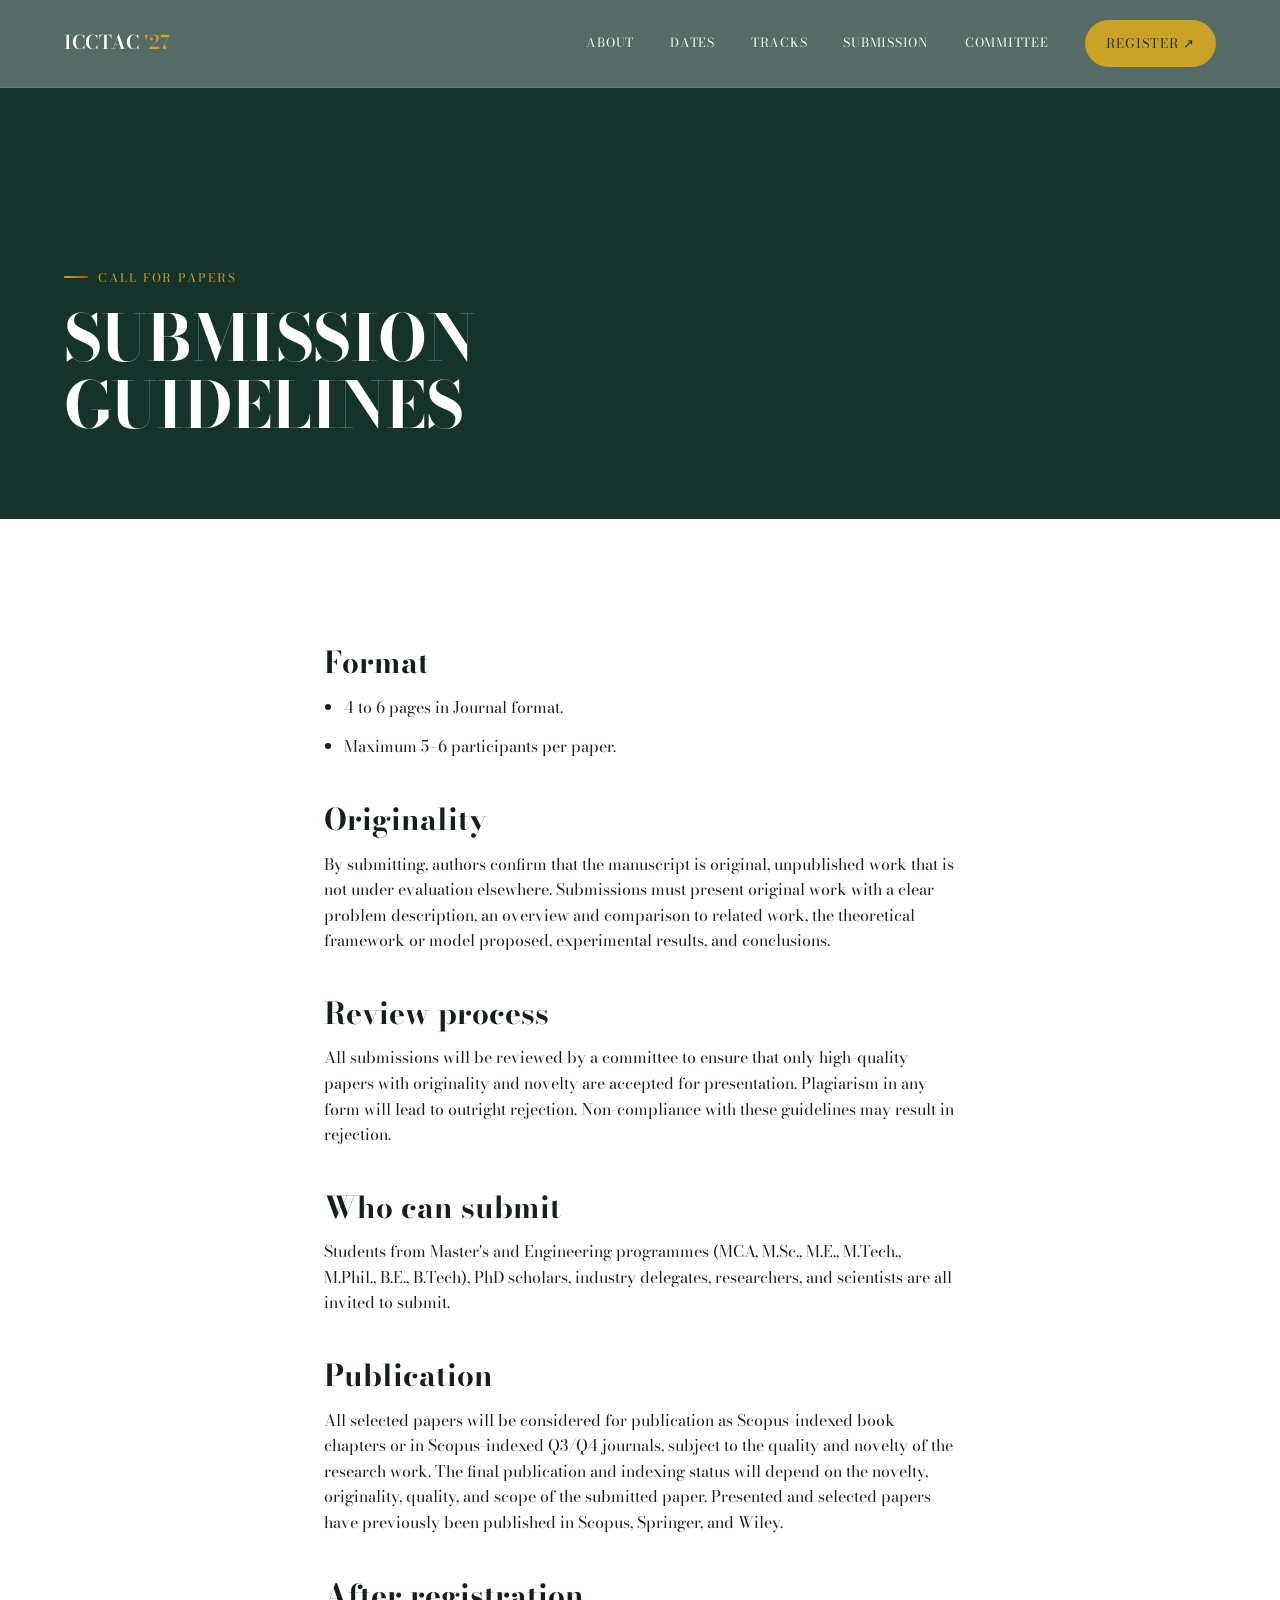
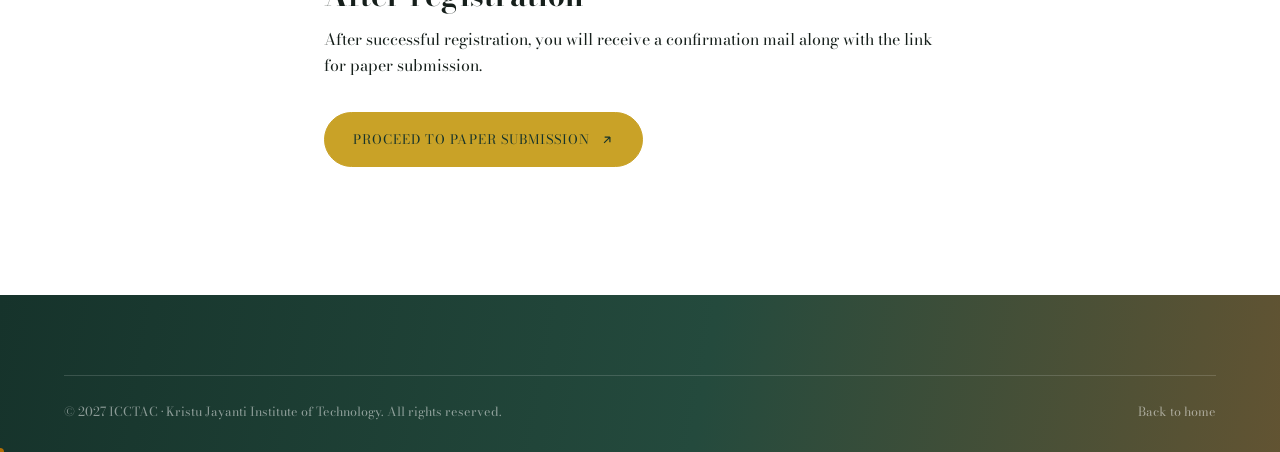
<file: course-detail.html>
<!DOCTYPE html>
<html lang="en">
<head>
<meta charset="UTF-8">
<meta name="viewport" content="width=device-width, initial-scale=1, viewport-fit=cover">
<title>Submission Guidelines — ICCTAC 2027</title>
<meta name="description" content="Manuscript preparation, formatting, and review guidelines for ICCTAC 2027 authors.">
<link rel="icon" href="data:image/svg+xml,%3Csvg xmlns='http://www.w3.org/2000/svg' viewBox='0 0 100 100'%3E%3Crect width='100' height='100' fill='%2316332B'/%3E%3Ctext x='50' y='68' font-size='58' text-anchor='middle' fill='%23C9A227' font-family='Georgia,serif'%3EC%3C/text%3E%3C/svg%3E">
<link rel="preconnect" href="https://fonts.googleapis.com">
<link rel="preconnect" href="https://fonts.gstatic.com" crossorigin>
<link rel="stylesheet" href="assets/css/style.css?v=27">
<style>
  .page-hero{ background:var(--navy); color:#fff; padding:180px 0 80px; }
  .page-hero h1{ font-size:clamp(36px,6vw,64px); text-transform:uppercase; max-width:18ch; }
  .subpage-body{ max-width:760px; }
  .subpage-body h2{ font-size:clamp(22px,2.6vw,30px); text-transform:none; margin:44px 0 16px; }
  .subpage-body h2:first-child{ margin-top:0; }
  .subpage-body p, .subpage-body li{ margin-bottom:14px; color:var(--text); }
  .subpage-body ul{ padding-left:20px; list-style:disc; }
</style>
</head>
<body>
<a href="#main" class="skip-link">Skip to content</a>

<header class="nav" id="siteNav">
  <a href="index.html" class="nav-logo">ICCTAC <span>'27</span></a>
  <nav class="nav-links" aria-label="Primary">
    <a href="index.html#about">About</a>
    <a href="index.html#dates">Dates</a>
    <a href="index.html#tracks">Tracks</a>
    <a href="Submitppr.html">Submission</a>
    <a href="index.html#committee">Committee</a>
    <a href="https://kjusys-events.kristujayanti.edu.in/#/?id=6a8db5fd1a209a25dfabb42e" class="btn btn-solid nav-cta" target="_blank" rel="noopener">Register ↗</a>
  </nav>
  <button class="nav-toggle" aria-label="Open menu" aria-expanded="false" aria-controls="mobileMenu">
    <span class="bar"></span><span class="bar"></span><span class="bar"></span>
  </button>
</header>

<div class="mobile-menu" id="mobileMenu">
  <div class="mm-label">Menu</div>
  <ul>
    <li><a href="index.html#about">About</a></li>
    <li><a href="index.html#dates">Important Dates</a></li>
    <li><a href="index.html#tracks">Tracks</a></li>
    <li><a href="Submitppr.html">Paper Submission</a></li>
    <li><a href="index.html#committee">Committee</a></li>
    <li><a href="index.html#gallery">Campus</a></li>
    <li><a href="index.html#contact">Contact</a></li>
  </ul>
  <a href="https://kjusys-events.kristujayanti.edu.in/#/?id=6a8db5fd1a209a25dfabb42e" class="btn btn-solid btn-block" target="_blank" rel="noopener">Register Now ↗</a>
</div>

<main id="main">
  <section class="page-hero">
    <div class="container">
      <p class="eyebrow" style="justify-content:flex-start;">Call for Papers</p>
      <h1 style="margin-top:18px;">Submission Guidelines</h1>
    </div>
  </section>

  <section class="section">
    <div class="container subpage-body reveal">
      <h2>Format</h2>
      <ul>
        <li>4 to 6 pages in Journal format.</li>
        <li>Maximum 5–6 participants per paper.</li>
      </ul>

      <h2>Originality</h2>
      <p>By submitting, authors confirm that the manuscript is original, unpublished work that is not under evaluation elsewhere. Submissions must present original work with a clear problem description, an overview and comparison to related work, the theoretical framework or model proposed, experimental results, and conclusions.</p>

      <h2>Review process</h2>
      <p>All submissions will be reviewed by a committee to ensure that only high-quality papers with originality and novelty are accepted for presentation. Plagiarism in any form will lead to outright rejection. Non-compliance with these guidelines may result in rejection.</p>

      <h2>Who can submit</h2>
      <p>Students from Master's and Engineering programmes (MCA, M.Sc., M.E., M.Tech., M.Phil., B.E., B.Tech), PhD scholars, industry delegates, researchers, and scientists are all invited to submit.</p>

      <h2>Publication</h2>
      <p>All selected papers will be considered for publication as Scopus-indexed book chapters or in Scopus-indexed Q3/Q4 journals, subject to the quality and novelty of the research work. The final publication and indexing status will depend on the novelty, originality, quality, and scope of the submitted paper. Presented and selected papers have previously been published in Scopus, Springer, and Wiley.</p>

      <h2>After registration</h2>
      <p>After successful registration, you will receive a confirmation mail along with the link for paper submission.</p>

      <a class="btn btn-solid" style="margin-top:20px;" href="Submitppr.html">
        Proceed to Paper Submission
        <svg viewBox="0 0 24 24" fill="none" stroke="currentColor" stroke-width="2" width="14" height="14"><path d="M7 17L17 7M17 7H8M17 7v9"/></svg>
      </a>
    </div>
  </section>
</main>

<footer class="footer" id="contact">
  <div class="container">
    <div class="footer-bottom">
      <span>© 2027 ICCTAC · Kristu Jayanti Institute of Technology. All rights reserved.</span>
      <a href="index.html">Back to home</a>
    </div>
  </div>
</footer>

<script src="assets/js/main.js"></script>
</body>
</html>
</file>
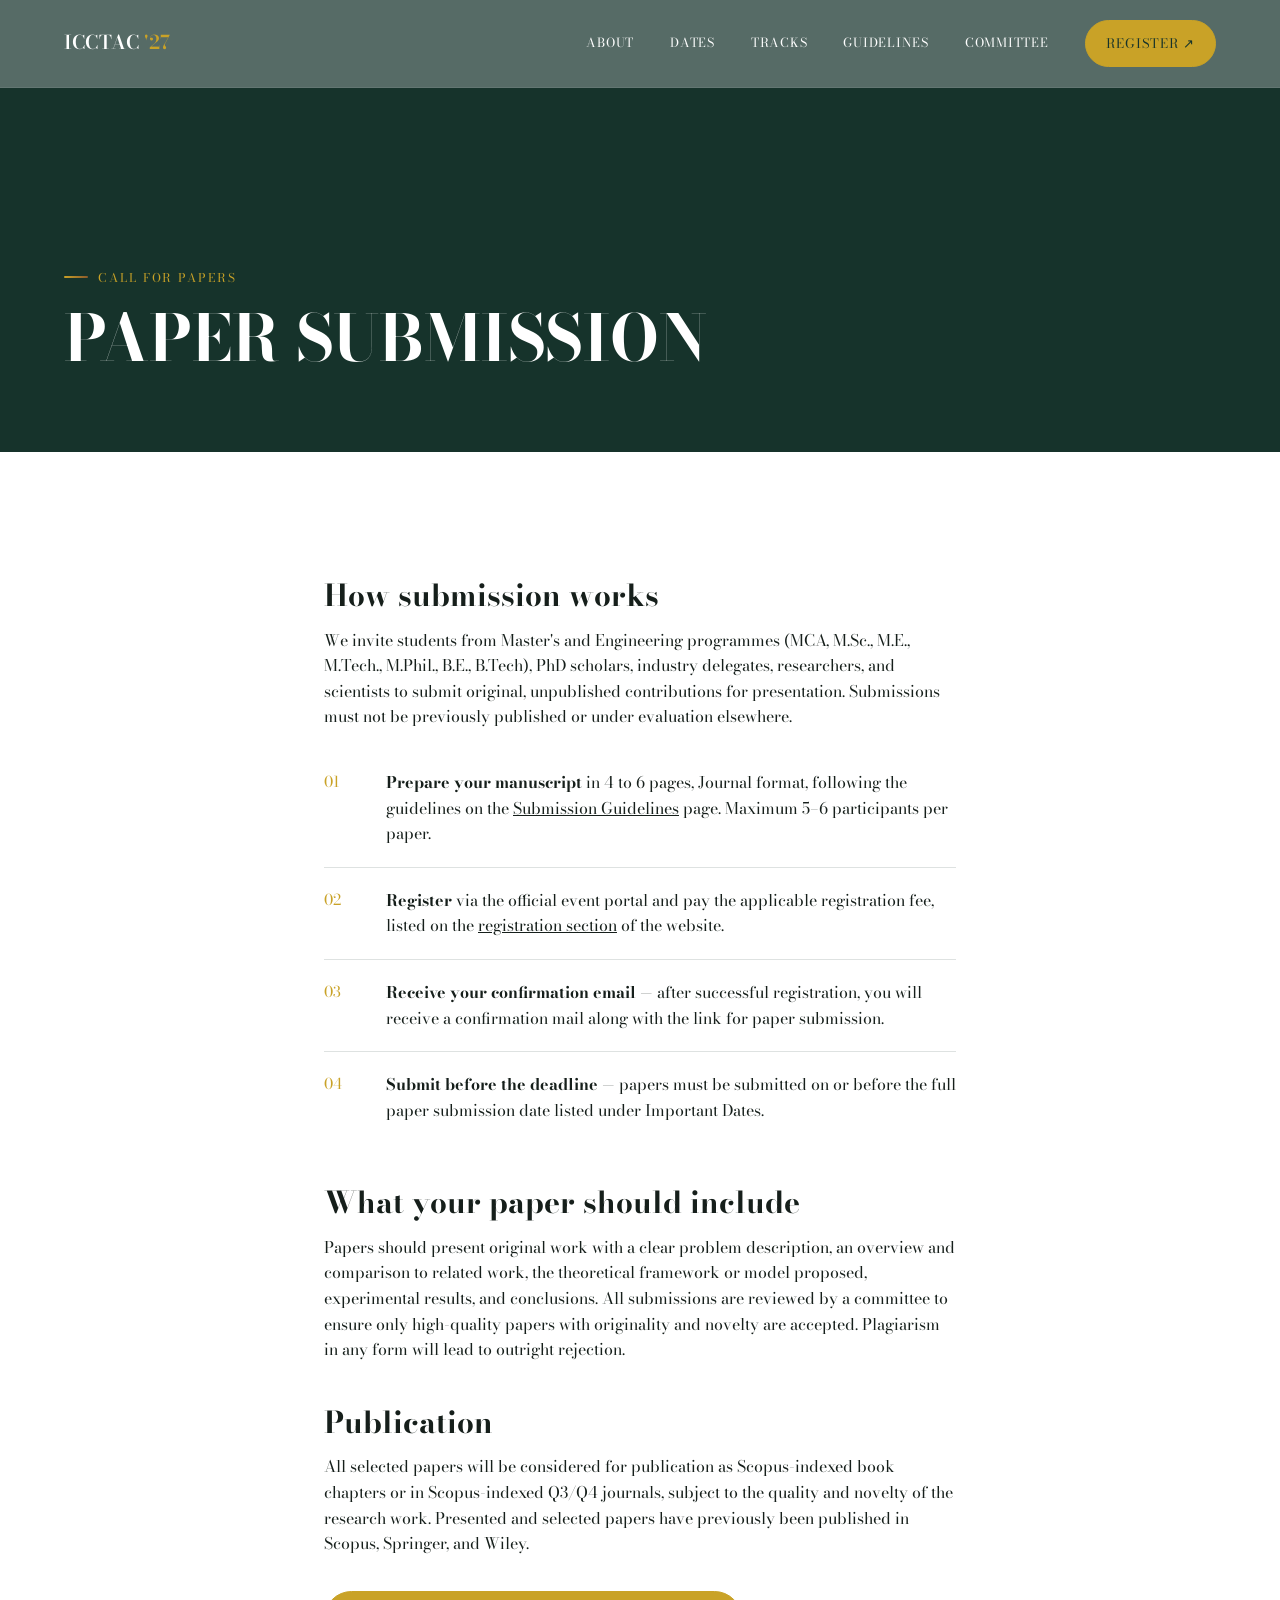
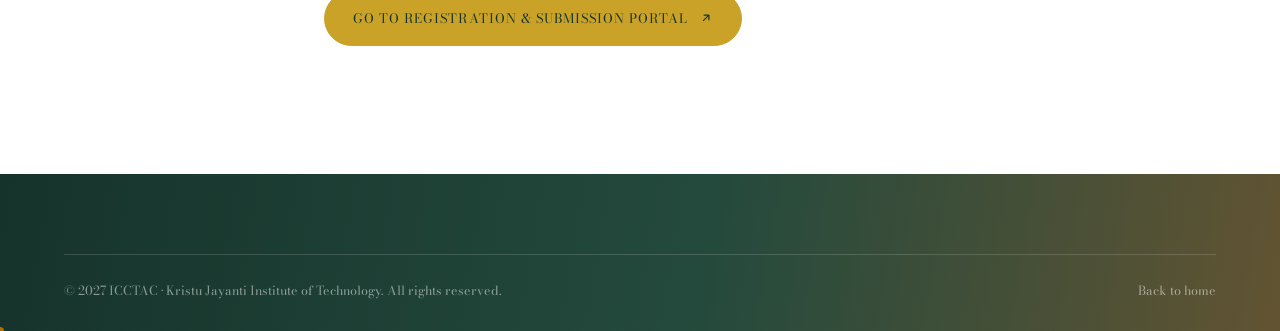
<file: Submitppr.html>
<!DOCTYPE html>
<html lang="en">
<head>
<meta charset="UTF-8">
<meta name="viewport" content="width=device-width, initial-scale=1, viewport-fit=cover">
<title>Paper Submission — ICCTAC 2027</title>
<meta name="description" content="How to submit your paper to ICCTAC 2027 — International Conference on Current Trends in Advanced Computing.">
<link rel="icon" href="data:image/svg+xml,%3Csvg xmlns='http://www.w3.org/2000/svg' viewBox='0 0 100 100'%3E%3Crect width='100' height='100' fill='%2316332B'/%3E%3Ctext x='50' y='68' font-size='58' text-anchor='middle' fill='%23C9A227' font-family='Georgia,serif'%3EC%3C/text%3E%3C/svg%3E">
<link rel="preconnect" href="https://fonts.googleapis.com">
<link rel="preconnect" href="https://fonts.gstatic.com" crossorigin>
<link rel="stylesheet" href="assets/css/style.css?v=27">
<style>
  .page-hero{ background:var(--navy); color:#fff; padding:180px 0 80px; }
  .page-hero h1{ font-size:clamp(36px,6vw,64px); text-transform:uppercase; max-width:16ch; }
  .subpage-body{ max-width:760px; }
  .subpage-body h2{ font-size:clamp(22px,2.6vw,30px); text-transform:none; margin:44px 0 16px; }
  .subpage-body h2:first-child{ margin-top:0; }
  .subpage-body p, .subpage-body li{ margin-bottom:14px; color:var(--text); }
  .subpage-body ul{ padding-left:20px; list-style:disc; }
  .step-list{ counter-reset:step; margin-top:20px; }
  .step-item{ display:grid; grid-template-columns:44px 1fr; gap:18px; padding:20px 0; border-top:1px solid var(--line); }
  .step-item:first-child{ border-top:none; }
  .step-num{ font-family:var(--f-mono); color:var(--brass); font-size:15px; }
</style>
</head>
<body>
<a href="#main" class="skip-link">Skip to content</a>

<header class="nav" id="siteNav">
  <a href="index.html" class="nav-logo">ICCTAC <span>'27</span></a>
  <nav class="nav-links" aria-label="Primary">
    <a href="index.html#about">About</a>
    <a href="index.html#dates">Dates</a>
    <a href="index.html#tracks">Tracks</a>
    <a href="course-detail.html">Guidelines</a>
    <a href="index.html#committee">Committee</a>
    <a href="https://kjusys-events.kristujayanti.edu.in/#/?id=6a8db5fd1a209a25dfabb42e" class="btn btn-solid nav-cta" target="_blank" rel="noopener">Register ↗</a>
  </nav>
  <button class="nav-toggle" aria-label="Open menu" aria-expanded="false" aria-controls="mobileMenu">
    <span class="bar"></span><span class="bar"></span><span class="bar"></span>
  </button>
</header>

<div class="mobile-menu" id="mobileMenu">
  <div class="mm-label">Menu</div>
  <ul>
    <li><a href="index.html#about">About</a></li>
    <li><a href="index.html#dates">Important Dates</a></li>
    <li><a href="index.html#tracks">Tracks</a></li>
    <li><a href="course-detail.html">Submission Guidelines</a></li>
    <li><a href="index.html#committee">Committee</a></li>
    <li><a href="index.html#gallery">Campus</a></li>
    <li><a href="index.html#contact">Contact</a></li>
  </ul>
  <a href="https://kjusys-events.kristujayanti.edu.in/#/?id=6a8db5fd1a209a25dfabb42e" class="btn btn-solid btn-block" target="_blank" rel="noopener">Register Now ↗</a>
</div>

<main id="main">
  <section class="page-hero">
    <div class="container">
      <p class="eyebrow" style="justify-content:flex-start;">Call for Papers</p>
      <h1 style="margin-top:18px;">Paper Submission</h1>
    </div>
  </section>

  <section class="section">
    <div class="container subpage-body reveal">
      <h2>How submission works</h2>
      <p>We invite students from Master's and Engineering programmes (MCA, M.Sc., M.E., M.Tech., M.Phil., B.E., B.Tech), PhD scholars, industry delegates, researchers, and scientists to submit original, unpublished contributions for presentation. Submissions must not be previously published or under evaluation elsewhere.</p>

      <div class="step-list">
        <div class="step-item">
          <div class="step-num">01</div>
          <div><strong>Prepare your manuscript</strong> in 4 to 6 pages, Journal format, following the guidelines on the <a href="course-detail.html" style="text-decoration:underline;">Submission Guidelines</a> page. Maximum 5–6 participants per paper.</div>
        </div>
        <div class="step-item">
          <div class="step-num">02</div>
          <div><strong>Register</strong> via the official event portal and pay the applicable registration fee, listed on the <a href="index.html#registration" style="text-decoration:underline;">registration section</a> of the website.</div>
        </div>
        <div class="step-item">
          <div class="step-num">03</div>
          <div><strong>Receive your confirmation email</strong> — after successful registration, you will receive a confirmation mail along with the link for paper submission.</div>
        </div>
        <div class="step-item">
          <div class="step-num">04</div>
          <div><strong>Submit before the deadline</strong> — papers must be submitted on or before the full paper submission date listed under Important Dates.</div>
        </div>
      </div>

      <h2>What your paper should include</h2>
      <p>Papers should present original work with a clear problem description, an overview and comparison to related work, the theoretical framework or model proposed, experimental results, and conclusions. All submissions are reviewed by a committee to ensure only high-quality papers with originality and novelty are accepted. Plagiarism in any form will lead to outright rejection.</p>

      <h2>Publication</h2>
      <p>All selected papers will be considered for publication as Scopus-indexed book chapters or in Scopus-indexed Q3/Q4 journals, subject to the quality and novelty of the research work. Presented and selected papers have previously been published in Scopus, Springer, and Wiley.</p>

      <a class="btn btn-solid" style="margin-top:20px;" href="https://kjusys-events.kristujayanti.edu.in/#/?id=6a8db5fd1a209a25dfabb42e" target="_blank" rel="noopener">
        Go to Registration &amp; Submission Portal
        <svg viewBox="0 0 24 24" fill="none" stroke="currentColor" stroke-width="2" width="14" height="14"><path d="M7 17L17 7M17 7H8M17 7v9"/></svg>
      </a>
    </div>
  </section>
</main>

<footer class="footer" id="contact">
  <div class="container">
    <div class="footer-bottom">
      <span>© 2027 ICCTAC · Kristu Jayanti Institute of Technology. All rights reserved.</span>
      <a href="index.html">Back to home</a>
    </div>
  </div>
</footer>

<script src="assets/js/main.js"></script>
</body>
</html>
</file>
<file: assets/css/style.css>
/* ============================================================
   ICCTAC 2026 — Design System
   ============================================================ */

@import url('https://fonts.googleapis.com/css2?family=Bodoni+Moda:ital,opsz,wght@0,6..96,400;0,6..96,500;0,6..96,600;0,6..96,700;0,6..96,800;1,6..96,400;1,6..96,500&display=swap');

:root{
  --navy:#16332B;
  --brass:#C9A227;
  --maroon:#8B5A2B;
  --bg:#FFFFFF;
  --bg-alt:#F5F6F1;
  --text:#161F1B;
  --muted:#5B665F;
  --line:rgba(22,51,43,0.14);
  --line-soft:rgba(22,51,43,0.08);

  --f-head:'Bodoni Moda', Georgia, serif;
  --f-body:'Bodoni Moda', Georgia, serif;
  --f-mono:'Bodoni Moda', Georgia, serif;

  --container: 1320px;
  --pad: clamp(20px, 5vw, 64px);
  --radius: 20px;
  --shadow-card: 0 2px 6px rgba(22,51,43,0.06), 0 10px 24px rgba(22,51,43,0.07);
  --gradient-brand: linear-gradient(100deg, var(--navy) 0%, #244a3d 55%, var(--maroon) 130%);
}

/* ---------- Aurora / mesh backdrop (modern accent) ---------- */
.section{ position:relative; }
.section.mesh-bg{ overflow:hidden; }
.section.mesh-bg::before, .section.mesh-bg::after{
  content:''; position:absolute; border-radius:50%; filter:blur(90px); z-index:0; pointer-events:none;
}
.section.mesh-bg::before{ width:420px; height:420px; background:rgba(201,162,39,0.16); top:-120px; left:-100px; }
.section.mesh-bg::after{ width:480px; height:480px; background:rgba(139,90,43,0.14); bottom:-160px; right:-120px; }
.section.mesh-bg > .container, .section.mesh-bg > .cfp-banner{ position:relative; z-index:1; }

*,*::before,*::after{ box-sizing:border-box; }
html{ scroll-behavior:smooth; -webkit-text-size-adjust:100%; overflow-x:hidden; }
@media (prefers-reduced-motion:reduce){
  html{ scroll-behavior:auto; }
  *,*::before,*::after{ animation-duration:0.01ms !important; animation-iteration-count:1 !important; transition-duration:0.01ms !important; scroll-behavior:auto !important; }
}
body{
  margin:0;
  background:var(--bg);
  color:var(--text);
  font-family:var(--f-body);
  font-size:16px;
  line-height:1.6;
  -webkit-font-smoothing:antialiased;
}
body.menu-open{ overflow:hidden; }

img{ max-width:100%; display:block; }
a{ color:inherit; text-decoration:none; }
ul{ margin:0; padding:0; list-style:none; }
h1,h2,h3,h4{ font-family:var(--f-head); font-weight:700; margin:0; line-height:1.05; }
p{ margin:0; }
button{ font-family:inherit; cursor:pointer; }

.container{ max-width:var(--container); margin:0 auto; padding:0 var(--pad); }
.mono{ font-family:var(--f-mono); letter-spacing:0.02em; }
.eyebrow{
  font-family:var(--f-mono);
  font-size:12px;
  letter-spacing:0.16em;
  text-transform:uppercase;
  color:var(--brass);
  display:flex;
  align-items:center;
  gap:10px;
}
.eyebrow::before{ content:''; width:24px; height:2px; background:linear-gradient(90deg, var(--brass), var(--maroon)); display:inline-block; border-radius:2px; }

.section{ padding:clamp(64px,10vw,140px) 0; position:relative; }
.section-alt{
  background:
    radial-gradient(1200px circle at 8% 0%, rgba(201,162,39,0.06), transparent 45%),
    radial-gradient(1200px circle at 95% 100%, rgba(139,90,43,0.05), transparent 45%),
    var(--bg-alt);
}
.section-navy{ background:var(--navy); color:#fff; }
.section-navy .muted{ color:rgba(255,255,255,0.6); }
.section-navy .eyebrow{ color:var(--brass); }

.muted{ color:var(--muted); }
.visually-hidden{ position:absolute; width:1px; height:1px; overflow:hidden; clip:rect(0 0 0 0); white-space:nowrap; }

.skip-link{
  position:absolute; left:12px; top:-60px; background:var(--navy); color:#fff;
  padding:10px 18px; z-index:1000; font-family:var(--f-mono); font-size:13px; transition:top .2s ease;
}
.skip-link:focus{ top:12px; }

:focus-visible{ outline:2px solid var(--brass); outline-offset:3px; }

/* ---------- Buttons ---------- */
.btn{
  display:inline-flex; align-items:center; gap:10px;
  font-family:var(--f-mono); font-size:13px; letter-spacing:0.08em; text-transform:uppercase;
  padding:16px 28px; border:1px solid var(--navy); color:var(--navy); border-radius:999px;
  background:transparent; transition:background .25s ease, color .25s ease, transform .25s ease, box-shadow .25s ease;
  white-space:nowrap;
}
.btn svg{ transition:transform .25s ease; width:14px; height:14px; flex:none; }
.btn:hover{ background:var(--navy); color:#fff; transform:translateY(-2px); box-shadow:0 10px 24px rgba(22,51,43,0.25); }
.btn:hover svg{ transform:translate(3px,-3px); }
.btn-solid{ background:var(--brass); border-color:var(--brass); color:var(--navy); }
.btn-solid:hover{ background:var(--maroon); border-color:var(--maroon); color:#fff; box-shadow:0 10px 30px rgba(201,162,39,0.35); }
.btn-ghost-light{ border-color:rgba(255,255,255,0.4); color:#fff; }
.btn-ghost-light:hover{ background:#fff; color:var(--navy); }
.btn-block{ width:100%; justify-content:center; }

/* ---------- Identity bar & title bar (mirrors original site header) ---------- */
.identity-bar{
  background:var(--navy); padding:12px var(--pad); position:relative; overflow:hidden;
}
.identity-bar::before{
  content:''; position:absolute; inset:0;
  background-image: radial-gradient(rgba(201,162,39,0.35) 1px, transparent 1px);
  background-size: 28px 28px;
  -webkit-mask-image: radial-gradient(ellipse at center, rgba(0,0,0,0.9) 0%, transparent 72%);
  mask-image: radial-gradient(ellipse at center, rgba(0,0,0,0.9) 0%, transparent 72%);
  pointer-events:none;
}
.identity-row{
  max-width:var(--container); margin:0 auto; display:flex; align-items:center; justify-content:center; gap:28px; flex-wrap:wrap;
  position:relative; z-index:1;
}
.identity-row img{ height:clamp(120px, 11vw, 220px); width:auto; max-width:100%; }
.title-bar{ background:var(--bg-alt); padding:32px 0 0; border-bottom:1px solid var(--line); }
.title-marquee{ overflow:hidden; width:100%; }
.title-marquee-track{
  display:inline-flex; width:max-content;
  animation: marqueeRTL 26s linear infinite;
}
.title-bar h2{
  font-size:clamp(12px,1.6vw,17px); color:var(--navy); text-transform:uppercase; margin:0; line-height:1.4;
  font-weight:500; white-space:nowrap; letter-spacing:0.01em; padding-right:80px;
}
@keyframes marqueeRTL{
  from{ transform:translateX(0); }
  to{ transform:translateX(-50%); }
}
@media (max-width:640px){
  .title-bar h2{ font-size:13px; }
}
.title-bar .conf-name{ color:var(--maroon); }
.date-banner{
  background:var(--brass); color:var(--navy); font-family:var(--f-mono); font-size:13px;
  padding:12px var(--pad); text-align:center; letter-spacing:0.02em;
}
.date-banner b{ text-transform:uppercase; margin-right:8px; }
.db-dot{ display:inline-block; width:7px; height:7px; border-radius:50%; background:var(--maroon); margin-right:10px; vertical-align:middle; animation:pulse 2.4s ease-in-out infinite; }

/* ---------- Nav ---------- */
.nav{
  position:sticky; top:0; left:0; right:0; z-index:900;
  display:flex; align-items:center; justify-content:space-between;
  padding:20px var(--pad);
  background:rgba(22,51,43,0.72);
  backdrop-filter:blur(16px) saturate(160%); -webkit-backdrop-filter:blur(16px) saturate(160%);
  border-bottom:1px solid rgba(255,255,255,0.08);
  transition:padding .3s ease, box-shadow .3s ease, background .3s ease;
}
.nav.scrolled{
  padding:12px var(--pad);
  background:rgba(22,51,43,0.92);
  box-shadow:0 8px 24px rgba(0,0,0,0.18);
}
.nav-logo{ font-family:var(--f-head); font-weight:600; font-size:19px; letter-spacing:0.01em; color:#fff; }
.nav-logo span{ color:var(--brass); }
.nav-links{ display:flex; align-items:center; gap:36px; }
.nav-links a:not(.btn){
  font-family:var(--f-mono); font-size:12.5px; letter-spacing:0.06em; text-transform:uppercase;
  color:#fff; position:relative; padding:4px 0;
}
.nav-links a:not(.btn)::after{
  content:''; position:absolute; left:0; bottom:0; width:0; height:1px; background:var(--brass); transition:width .25s ease;
}
.nav-links a:not(.btn):hover::after{ width:100%; }
.nav-cta{ padding:12px 20px; position:relative; box-shadow:0 0 0 0 rgba(201,162,39,0.5); animation:navPulse 2.6s ease-out infinite; }
@keyframes navPulse{
  0%{ box-shadow:0 0 0 0 rgba(201,162,39,0.45); }
  70%{ box-shadow:0 0 0 12px rgba(201,162,39,0); }
  100%{ box-shadow:0 0 0 0 rgba(201,162,39,0); }
}
.nav-toggle{ display:none; background:none; border:none; padding:8px; z-index:1001; }
.nav-toggle .bar{ display:block; width:26px; height:2px; background:#fff; margin:6px 0; transition:transform .3s ease, opacity .3s ease; }
.nav-toggle[aria-expanded="true"] .bar:nth-child(1){ transform:translateY(8px) rotate(45deg); }
.nav-toggle[aria-expanded="true"] .bar:nth-child(2){ opacity:0; }
.nav-toggle[aria-expanded="true"] .bar:nth-child(3){ transform:translateY(-8px) rotate(-45deg); }
@media (max-width:760px){
  .identity-bar{ padding:16px var(--pad); }
  .identity-row img{ height:64px; }
  .title-bar{ padding:18px var(--pad) 0; }
  .title-bar p{ margin-top:8px !important; font-size:10.5px !important; }
  .date-banner{ padding:10px var(--pad); font-size:11.5px; }
  .nav{ padding:14px var(--pad); }
}
@media (max-width:420px){
  .identity-row img{ height:52px; }
}

.mobile-menu{
  position:fixed; inset:0; background:var(--navy); z-index:950;
  display:flex; flex-direction:column; justify-content:center;
  padding:32px var(--pad);
  transform:translateY(-100%); visibility:hidden; pointer-events:none;
  transition:transform .45s cubic-bezier(.77,0,.18,1), visibility 0s linear .45s;
}
.mobile-menu.open{ transform:translateY(0); visibility:visible; pointer-events:auto; transition:transform .45s cubic-bezier(.77,0,.18,1); }
@media (min-width:961px){ .mobile-menu{ display:none; } }
.mobile-menu ul{ display:flex; flex-direction:column; gap:6px; margin-bottom:40px; }
.mobile-menu a:not(.btn){
  font-family:var(--f-head); font-size:clamp(30px,9vw,44px); color:#fff; padding:12px 0; display:inline-block;
}
.mobile-menu .mm-label{ font-family:var(--f-mono); color:var(--brass); font-size:12px; letter-spacing:0.16em; text-transform:uppercase; margin-bottom:18px; }

@media (max-width:960px){
  .nav-links{ display:none; }
  .nav-toggle{ display:block; }
}

/* ---------- Hero ---------- */
.hero{
  position:relative; min-height:88svh; display:flex; align-items:center;
  background:var(--navy); color:#fff; overflow:hidden;
}
.hero-video{ position:absolute; inset:0; width:100%; height:100%; object-fit:cover; }
.hero-grid{ position:absolute; inset:0; opacity:0.5; }
.hero-grid svg{ width:100%; height:100%; }
.hero-noise{
  position:absolute; inset:0;
  background:
    linear-gradient(180deg, rgba(22,51,43,0.72), rgba(22,51,43,0.55) 40%, rgba(22,51,43,0.88)),
    radial-gradient(600px circle at 15% 20%, rgba(201,162,39,0.22), transparent 60%),
    radial-gradient(700px circle at 85% 80%, rgba(139,90,43,0.28), transparent 60%);
  background-size: 100% 100%, 140% 140%, 140% 140%;
  animation: heroGlow 16s ease-in-out infinite alternate;
}
@keyframes heroGlow{
  0%{ background-position: 0 0, 0% 0%, 100% 100%; }
  100%{ background-position: 0 0, 30% 20%, 70% 80%; }
}
.hero-inner{ position:relative; z-index:2; width:100%; padding-top:64px; padding-bottom:80px; }
.hero-org{
  display:grid; gap:22px; margin-bottom:36px; padding:26px 28px; border:1px solid rgba(255,255,255,0.22);
  background:rgba(22,51,43,0.4); backdrop-filter:blur(6px); max-width:520px; border-radius:var(--radius);
}
.hero-org .org-label{ font-family:var(--f-mono); font-size:11px; letter-spacing:0.14em; text-transform:uppercase; color:var(--brass); margin-bottom:8px; }
.hero-org .org-value{ font-size:15.5px; line-height:1.5; }
.hero-eyebrow{ color:var(--brass); font-family:var(--f-mono); font-size:13px; letter-spacing:0.18em; text-transform:uppercase; margin-bottom:28px; display:flex; align-items:center; gap:12px; }
.hero-eyebrow .dot{ width:6px; height:6px; border-radius:50%; background:var(--brass); animation:pulse 2.4s ease-in-out infinite; }
@keyframes pulse{ 0%,100%{ opacity:1; } 50%{ opacity:.3; } }
.hero-title{
  font-size:clamp(48px, 9vw, 128px); font-weight:600; letter-spacing:-0.01em; text-transform:uppercase;
  margin-bottom:32px; max-width:20ch;
}
.hero-title em{
  font-style:italic; font-weight:400;
  background:linear-gradient(100deg, #f0d97a 0%, var(--brass) 45%, #e8c65a 70%, var(--brass) 100%);
  -webkit-background-clip:text; background-clip:text; color:transparent;
}
.hero-title .line{ display:block; overflow:hidden; }
.hero-title .line span{ display:inline-block; transform:translateY(110%); animation:riseUp .9s cubic-bezier(.19,1,.22,1) forwards; }
@keyframes riseUp{ to{ transform:translateY(0); } }
.hero-meta{ display:flex; flex-wrap:wrap; gap:40px; margin-bottom:44px; }
.hero-meta div{ font-family:var(--f-mono); }
.hero-meta .label{ font-size:11px; letter-spacing:0.14em; text-transform:uppercase; color:rgba(255,255,255,0.55); margin-bottom:6px; }
.hero-meta .val{ font-size:20px; color:#fff; }
.hero-actions{ display:flex; flex-wrap:wrap; gap:18px; }
.hero-scroll{ position:absolute; bottom:34px; left:var(--pad); display:flex; align-items:center; gap:12px; font-family:var(--f-mono); font-size:11px; letter-spacing:0.14em; text-transform:uppercase; color:rgba(255,255,255,0.55); z-index:2; }
.hero-scroll .stem{ width:1px; height:36px; background:rgba(255,255,255,0.35); position:relative; overflow:hidden; }
.hero-scroll .stem::after{ content:''; position:absolute; top:-100%; left:0; width:100%; height:100%; background:var(--brass); animation:scrollLine 2.2s ease-in-out infinite; }
@keyframes scrollLine{ 0%{ top:-100%; } 100%{ top:100%; } }

@media (max-width:600px){
  .hero-meta{ gap:28px; }
  .hero-scroll{ display:none; }
  .hero-org{ padding:18px 20px; margin-bottom:26px; gap:14px; }
  .hero-org .org-value{ font-size:14px; }
  .hero-inner{ padding-top:40px; padding-bottom:50px; }
}

/* ---------- Snapshot strip ---------- */
.snapshot{ background:var(--bg-alt); border-top:1px solid var(--line); border-bottom:1px solid var(--line); }
.snapshot-grid{ display:grid; grid-template-columns:repeat(4,1fr); }
.snapshot-item{ padding:36px var(--pad); border-left:1px solid var(--line); }
.snapshot-item:first-child{ border-left:none; }
.snapshot-num{ font-family:var(--f-head); font-size:clamp(30px,3.4vw,46px); color:var(--navy); }
.snapshot-label{ font-family:var(--f-mono); font-size:11px; letter-spacing:0.12em; text-transform:uppercase; color:var(--muted); margin-top:8px; }
@media (max-width:860px){
  .snapshot-grid{ grid-template-columns:repeat(2,1fr); }
  .snapshot-item{ border-left:none; border-top:1px solid var(--line); padding:26px var(--pad); }
  .snapshot-item:nth-child(odd){ border-right:1px solid var(--line); }
}

/* ---------- Editorial layout (About / Theme) ---------- */
.about-simple h2{ font-size:clamp(34px,4.6vw,54px); text-transform:none; margin:16px 0 30px; }
.about-body{ max-width:760px; }
.about-body p + p{ margin-top:18px; }

.editorial{ display:grid; grid-template-columns:0.9fr 1.3fr; gap:clamp(32px,6vw,90px); align-items:start; }
.editorial-num{ font-family:var(--f-head); font-size:clamp(80px,10vw,160px); color:var(--line); line-height:0.8; position:sticky; top:120px; }
.editorial h2{ font-size:clamp(34px,4.6vw,58px); margin:14px 0 28px; text-transform:uppercase; }
.editorial p + p{ margin-top:18px; }
.editorial-lede{ font-size:clamp(19px,2vw,24px); font-family:var(--f-head); font-weight:400; color:var(--navy); margin-bottom:22px; }
@media (max-width:860px){
  .editorial{ grid-template-columns:1fr; }
  .editorial-num{ position:static; font-size:64px; }
}

.divider{ height:1px; background:var(--line); margin:56px 0; }

/* Theme quote block */
.theme-block{ border-left:3px solid var(--brass); padding-left:28px; margin-top:30px; }

/* University section */
.university{ display:grid; grid-template-columns:360px 1fr; gap:60px; align-items:center; }
.university-logo{ padding:36px; background:var(--navy); border:1px solid var(--line); border-radius:var(--radius); box-shadow:var(--shadow-card); }
.university-logo img{ width:100%; height:auto; }
@media (max-width:760px){
  .university{ grid-template-columns:1fr; }
  .university-logo{ max-width:200px; }
}

/* ---------- Timeline ---------- */
.dates-card{
  background:var(--bg); border:1px solid var(--line); border-radius:var(--radius); box-shadow:var(--shadow-card);
  padding:clamp(28px,4vw,48px);
}
.dates-card-head{ display:flex; align-items:center; gap:14px; margin-bottom:32px; }
.dates-card-head .bar{ width:4px; height:28px; background:var(--brass); border-radius:2px; flex:none; }
.dates-card-head h3{ font-family:var(--f-head); font-size:clamp(22px,2.6vw,30px); font-weight:700; }
.dates-row{ display:grid; grid-template-columns:repeat(auto-fit, minmax(180px,1fr)); gap:16px; }
.date-chip{ background:var(--bg-alt); border-radius:14px; padding:22px 20px; }
.date-chip .dc-date{ font-family:var(--f-head); font-weight:700; font-size:17px; color:var(--navy); margin-bottom:8px; line-height:1.3; }
.date-chip .dc-label{ font-size:13.5px; color:var(--muted); line-height:1.4; }
.date-chip.is-final{ background:var(--navy); }
.date-chip.is-final .dc-date{ color:#fff; }
.date-chip.is-final .dc-label{ color:rgba(255,255,255,0.65); }

.timeline{ position:relative; max-width:900px; }
.timeline::before{ content:''; position:absolute; left:36px; top:8px; bottom:8px; width:1px; background:var(--line); }
.timeline-item{ position:relative; display:grid; grid-template-columns:72px 1fr; gap:28px; padding:26px 0; }
.timeline-item .tnum{ font-family:var(--f-mono); font-size:13px; color:var(--brass); position:relative; }
.timeline-item .tnum::before{ content:''; position:absolute; left:34px; top:2px; width:9px; height:9px; border-radius:50%; background:var(--brass); border:3px solid var(--bg); box-shadow:0 0 0 1px var(--brass); }
.timeline-item.is-final .tnum::before{ background:var(--maroon); box-shadow:0 0 0 1px var(--maroon); }
.timeline-title{ font-family:var(--f-head); font-size:clamp(20px,2.4vw,28px); margin-bottom:6px; }
.timeline-date{ font-family:var(--f-mono); font-size:14px; color:var(--muted); }
.timeline-item.is-final .timeline-title{ color:var(--maroon); }

/* ---------- Important Links cards ---------- */
.links-grid{ display:grid; grid-template-columns:repeat(auto-fit, minmax(230px,1fr)); gap:24px; }
.link-card{
  display:flex; flex-direction:column; gap:16px; padding:32px 28px; border:1px solid var(--line); background:var(--bg);
  border-radius:var(--radius); box-shadow:var(--shadow-card);
  transition:border-color .25s ease, transform .25s ease, box-shadow .25s ease;
}
.link-card:hover{ border-color:var(--brass); transform:translateY(-6px); box-shadow:0 6px 16px rgba(22,51,43,0.08), 0 20px 40px rgba(201,162,39,0.18); }
.link-card .lc-label{ font-family:var(--f-mono); font-size:11px; letter-spacing:0.14em; text-transform:uppercase; color:var(--brass); }
.link-card .lc-title{ font-family:var(--f-head); font-size:20px; }
.link-card a{ font-family:var(--f-mono); font-size:12.5px; letter-spacing:0.06em; text-transform:uppercase; display:inline-flex; align-items:center; gap:8px; color:var(--navy); }
@media (max-width:820px){ .links-grid{ grid-template-columns:1fr; } }

/* ---------- Tracks ---------- */
.cfp-banner{
  display:flex; align-items:center; justify-content:space-between; gap:32px; flex-wrap:wrap;
  background:var(--navy); color:#fff; border-radius:var(--radius); box-shadow:var(--shadow-card);
  padding:clamp(28px,4vw,44px);
}
.cfp-banner .eyebrow{ color:var(--brass); }
.cfp-banner .muted{ color:rgba(255,255,255,0.65); }
.cfp-banner .btn-solid{ flex:none; }
.topic-chips{ display:flex; flex-wrap:wrap; gap:12px 14px; padding:0; list-style:none; margin-top:24px; }
.topic-chips li{
  font-family:var(--f-mono); font-size:14px; color:var(--navy); background:var(--bg);
  padding:11px 18px; border:1px solid var(--line); border-radius:999px; transition:border-color .2s ease, background .2s ease;
}
.topic-chips li:hover{ border-color:var(--brass); background:var(--bg-alt); }
@media (max-width:640px){ .cfp-banner{ flex-direction:column; align-items:flex-start; } .cfp-banner .btn-solid{ width:100%; justify-content:center; } }

.track-list{ border-top:1px solid var(--line); }
.track{ border-bottom:1px solid var(--line); }
.track-head{
  display:flex; align-items:center; justify-content:space-between; gap:20px;
  padding:30px 4px; width:100%; background:none; border:none; text-align:left; color:inherit;
  transition:background .25s ease;
}
.track-head:hover, .track-head[aria-expanded="true"]{ background:var(--bg-alt); }
.track-head-left{ display:flex; align-items:baseline; gap:26px; flex:1; min-width:0; }
.track-num{ font-family:var(--f-mono); color:var(--brass); font-size:15px; flex:none; }
.track-name{ font-family:var(--f-head); font-size:clamp(20px,3vw,32px); text-transform:uppercase; }
.track-arrow{ flex:none; width:16px; height:16px; transition:transform .3s ease; }
.track-head[aria-expanded="true"] .track-arrow{ transform:rotate(135deg); }
.track-body{ max-height:0; overflow:hidden; transition:max-height .4s ease; }
.track-body-inner{ padding:0 4px 34px 62px; }
.track-body-inner ul{ display:flex; flex-wrap:wrap; gap:10px 14px; }
.track-body-inner li{ font-size:14.5px; color:var(--muted); padding:7px 14px; border:1px solid var(--line); font-family:var(--f-mono); }
@media (max-width:640px){
  .track-body-inner{ padding-left:4px; }
}

/* ---------- Sessions ---------- */
.session-notice{
  border:1px dashed var(--line); padding:40px; text-align:center; font-family:var(--f-mono);
  color:var(--muted); font-size:14px; letter-spacing:0.04em; border-radius:var(--radius);
}

/* ---------- People grids (committee/advisory) ---------- */
.people-group{ margin-bottom:52px; }
.people-group-title{ font-family:var(--f-mono); font-size:12px; letter-spacing:0.14em; text-transform:uppercase; color:var(--brass); margin-bottom:22px; padding-bottom:12px; border-bottom:1px solid var(--line); }
.people-grid{ display:grid; grid-template-columns:repeat(auto-fill,minmax(240px,1fr)); gap:28px 32px; }
.person-name{ font-family:var(--f-head); font-size:18px; margin-bottom:4px; }
.person-role{ font-size:13.5px; color:var(--muted); line-height:1.5; }

/* Reviewers compact list */
.reviewer-grid{ column-count:1; }
@media (min-width:640px){ .reviewer-grid{ column-count:2; } }
@media (min-width:1000px){ .reviewer-grid{ column-count:3; } }
.reviewer-item{ break-inside:avoid; padding:12px 0; border-bottom:1px solid var(--line-soft); font-size:14px; }
.reviewer-item b{ font-weight:600; }
.reviewer-item span{ display:block; color:var(--muted); font-size:12.5px; margin-top:2px; }
.reviewer-wrap{ max-height:620px; overflow:hidden; position:relative; transition:max-height .5s ease; }
.reviewer-wrap.expanded{ max-height:4000px; }
.reviewer-fade{ position:absolute; bottom:0; left:0; right:0; height:120px; background:linear-gradient(transparent, var(--bg)); pointer-events:none; }
.reviewer-wrap.expanded .reviewer-fade{ display:none; }
.reviewer-toggle{ margin-top:24px; background:none; border:1px solid var(--navy); padding:12px 24px; font-family:var(--f-mono); font-size:12.5px; letter-spacing:0.08em; text-transform:uppercase; }
.reviewer-toggle:hover{ background:var(--navy); color:#fff; }

/* ---------- Gallery ---------- */
.gallery-grid{ display:grid; grid-template-columns:repeat(4,1fr); grid-auto-rows:190px; gap:14px; }
.gallery-item{ overflow:hidden; position:relative; cursor:zoom-in; background:var(--bg-alt); border-radius:var(--radius); box-shadow:var(--shadow-card); }
.gallery-item img{ width:100%; height:100%; object-fit:cover; transition:transform .6s cubic-bezier(.19,1,.22,1); }
.gallery-item:hover img{ transform:scale(1.06); }
.gallery-item::after{ content:''; position:absolute; inset:0; background:linear-gradient(transparent 60%, rgba(22,51,43,0.55)); opacity:0; transition:opacity .3s ease; }
.gallery-item:hover::after{ opacity:1; }
.gallery-item.tall{ grid-row:span 2; }
.gallery-item.wide{ grid-column:span 2; }
@media (max-width:960px){
  .gallery-grid{ grid-template-columns:repeat(2,1fr); grid-auto-rows:160px; }
  .gallery-item.wide{ grid-column:span 2; }
}
@media (max-width:520px){
  .gallery-grid{ grid-template-columns:repeat(2,1fr); grid-auto-rows:130px; gap:8px; }
  .gallery-item.tall{ grid-row:span 1; }
  .gallery-item.wide{ grid-column:span 1; }
}

.lightbox{ position:fixed; inset:0; background:rgba(11,15,26,0.94); z-index:1200; display:flex; align-items:center; justify-content:center; opacity:0; pointer-events:none; transition:opacity .3s ease; }
.lightbox.open{ opacity:1; pointer-events:auto; }
.lightbox img{ max-width:90vw; max-height:82vh; object-fit:contain; }
.lightbox-close, .lightbox-prev, .lightbox-next{ position:absolute; background:none; border:1px solid rgba(255,255,255,0.4); color:#fff; width:46px; height:46px; display:flex; align-items:center; justify-content:center; }
.lightbox-close{ top:24px; right:24px; }
.lightbox-prev{ left:24px; top:50%; transform:translateY(-50%); }
.lightbox-next{ right:24px; top:50%; transform:translateY(-50%); }
.lightbox-close:hover, .lightbox-prev:hover, .lightbox-next:hover{ background:#fff; color:var(--navy); }
.lightbox-caption{ position:absolute; bottom:24px; left:0; right:0; text-align:center; color:rgba(255,255,255,0.7); font-family:var(--f-mono); font-size:12px; }

/* ---------- Registration CTA ---------- */
.final-cta{ text-align:center; }
.final-cta h2{ font-size:clamp(36px,6.4vw,80px); text-transform:uppercase; max-width:16ch; margin:0 auto 44px; }
.final-actions{ display:flex; justify-content:center; flex-wrap:wrap; gap:20px; margin-bottom:56px; }
.fee-card{
  background:#fff; border-radius:var(--radius); box-shadow:0 20px 50px rgba(0,0,0,0.25);
  max-width:820px; margin:0 auto; padding:clamp(24px,4vw,40px); text-align:left;
}
.fee-note{ font-family:var(--f-mono); font-size:11.5px; letter-spacing:0.12em; text-transform:uppercase; color:var(--brass); margin-bottom:18px; }
.fee-table-real{ width:100%; border-collapse:collapse; }
.fee-table-real th, .fee-table-real td{ padding:16px 18px; text-align:left; font-size:15px; }
.fee-table-real th:not(:first-child), .fee-table-real td:not(:first-child){ text-align:right; }
.fee-table-real thead th{
  font-family:var(--f-mono); font-size:11.5px; letter-spacing:0.08em; text-transform:uppercase;
  color:var(--muted); border-bottom:2px solid var(--line); font-weight:500;
}
.fee-table-real tbody td{ color:var(--text); border-bottom:1px solid var(--line-soft); font-family:var(--f-head); font-weight:600; }
.fee-table-real tbody td:first-child{ font-family:var(--f-body); font-weight:500; color:var(--muted); }
.fee-table-real tbody tr:last-child td{ border-bottom:none; }
.fee-table-real tbody tr:hover{ background:var(--bg-alt); }
@media (max-width:560px){
  .fee-table-real th, .fee-table-real td{ padding:12px 8px; font-size:13px; }
}

/* ---------- Footer ---------- */
.footer{ background:var(--gradient-brand); color:rgba(255,255,255,0.75); padding:80px 0 30px; }
.footer-grid{ display:grid; grid-template-columns:1.4fr 1fr 1fr 1fr; gap:40px; margin-bottom:60px; }
.footer-brand{ font-family:var(--f-head); font-size:26px; color:#fff; margin-bottom:16px; }
.footer h5{ font-family:var(--f-mono); font-size:11px; letter-spacing:0.14em; text-transform:uppercase; color:var(--brass); margin-bottom:20px; }
.footer li{ margin-bottom:12px; font-size:14.5px; }
.footer a:hover{ color:#fff; }
.footer-social{ display:flex; gap:16px; margin-top:20px; }
.footer-social a{ width:38px; height:38px; border-radius:50%; border:1px solid rgba(255,255,255,0.25); display:flex; align-items:center; justify-content:center; transition:background .2s ease, color .2s ease, border-color .2s ease; }
.footer-social a:hover{ background:#fff; color:var(--navy); border-color:#fff; }
.footer-bottom{ border-top:1px solid rgba(255,255,255,0.15); padding-top:26px; display:flex; justify-content:space-between; flex-wrap:wrap; gap:12px; font-size:12.5px; font-family:var(--f-mono); color:rgba(255,255,255,0.5); }
@media (max-width:860px){
  .footer-grid{ grid-template-columns:1fr 1fr; }
}
@media (max-width:520px){
  .footer-grid{ grid-template-columns:1fr; gap:34px; }
}

/* ---------- Scroll reveal ---------- */
.reveal{ opacity:0; transform:translateY(28px); transition:opacity .7s ease, transform .7s ease; }
.reveal.in{ opacity:1; transform:none; }

/* Section heading helper */
.section-head{ display:flex; align-items:flex-end; justify-content:space-between; gap:24px; margin-bottom:52px; flex-wrap:wrap; }
.section-head h2{ font-size:clamp(34px,4.8vw,60px); text-transform:uppercase; margin-top:14px; }

/* custom cursor (desktop only) */
.cursor-dot{ position:fixed; width:8px; height:8px; border-radius:50%; background:var(--brass); pointer-events:none; z-index:2000; transform:translate(-50%,-50%); transition:width .2s,height .2s,background .2s; mix-blend-mode:difference; }
.cursor-dot.hover{ width:34px; height:34px; background:#fff; }
@media (hover:none), (max-width:960px){ .cursor-dot{ display:none; } }
</file>
